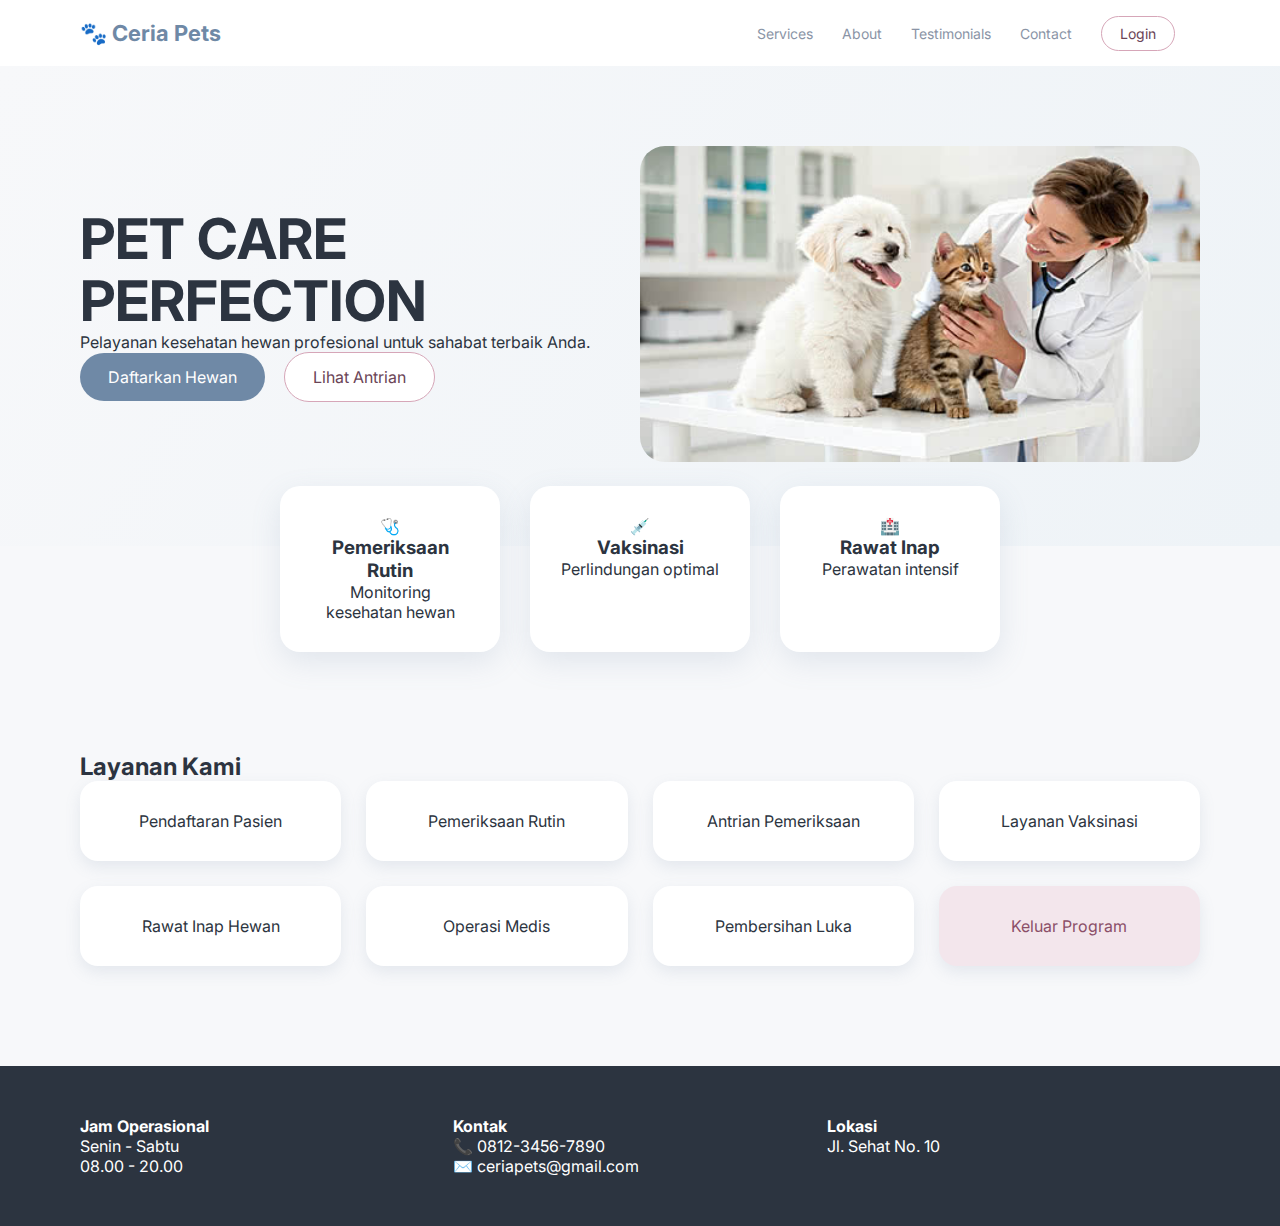
<file: index.html>
<!DOCTYPE html>
<html lang="id">
<head>
  <meta charset="UTF-8">
  <meta name="viewport" content="width=device-width, initial-scale=1.0">
  <title>Ceria Pets | Veterinary Clinic</title>

  <link rel="stylesheet" href="style.css">
  <link href="https://fonts.googleapis.com/css2?family=Inter:wght@300;400;600;700&display=swap" rel="stylesheet">
</head>
<body>

<header class="navbar">
  <div class="logo">🐾 Ceria Pets</div>
  <nav>
    <a href="#">Services</a>
    <a href="#">About</a>
    <a href="#">Testimonials</a>
    <a href="#">Contact</a>
    <!-- HANYA LINK DIGANTI -->
    <a href="login.html" class="nav-btn">Login</a>
  </nav>
</header>

<section class="hero">
  <div class="hero-text">
    <h1>PET CARE<br>PERFECTION</h1>
    <p>Pelayanan kesehatan hewan profesional untuk sahabat terbaik Anda.</p>
    <div class="hero-btn">
      <!-- HANYA LINK DIGANTI -->
      <a href="login.html" class="btn-primary">Daftarkan Hewan</a>
      <a href="login.html" class="btn-outline">Lihat Antrian</a>
    </div>
  </div>

  <div class="hero-image">
    <img src="klinikhewan.jpg" alt="Vet Clinic">
  </div>
</section>

<section class="floating-cards">
  <div class="float-card">
    🩺
    <h3>Pemeriksaan Rutin</h3>
    <p>Monitoring kesehatan hewan</p>
  </div>
  <div class="float-card">
    💉
    <h3>Vaksinasi</h3>
    <p>Perlindungan optimal</p>
  </div>
  <div class="float-card">
    🏥
    <h3>Rawat Inap</h3>
    <p>Perawatan intensif</p>
  </div>
</section>

<section class="services">
  <h2>Layanan Kami</h2>
  <div class="service-grid">
    <!-- HANYA LINK DIGANTI -->
    <a href="login.html" class="service-card">Pendaftaran Pasien</a>
    <a href="login.html" class="service-card">Pemeriksaan Rutin</a>
    <a href="login.html" class="service-card">Antrian Pemeriksaan</a>
    <a href="login.html" class="service-card">Layanan Vaksinasi</a>
    <a href="login.html" class="service-card">Rawat Inap Hewan</a>
    <a href="login.html" class="service-card">Operasi Medis</a>
    <a href="login.html" class="service-card">Pembersihan Luka</a>
    <a href="login.html" class="service-card exit">Keluar Program</a>
  </div>
</section>

<footer>
  <div>
    <h4>Jam Operasional</h4>
    <p>Senin - Sabtu<br>08.00 - 20.00</p>
  </div>
  <div>
    <h4>Kontak</h4>
    <p>📞 0812-3456-7890<br>✉️ ceriapets@gmail.com</p>
  </div>
  <div>
    <h4>Lokasi</h4>
    <p>Jl. Sehat No. 10</p>
  </div>
</footer>

</body>
</html>
</file>
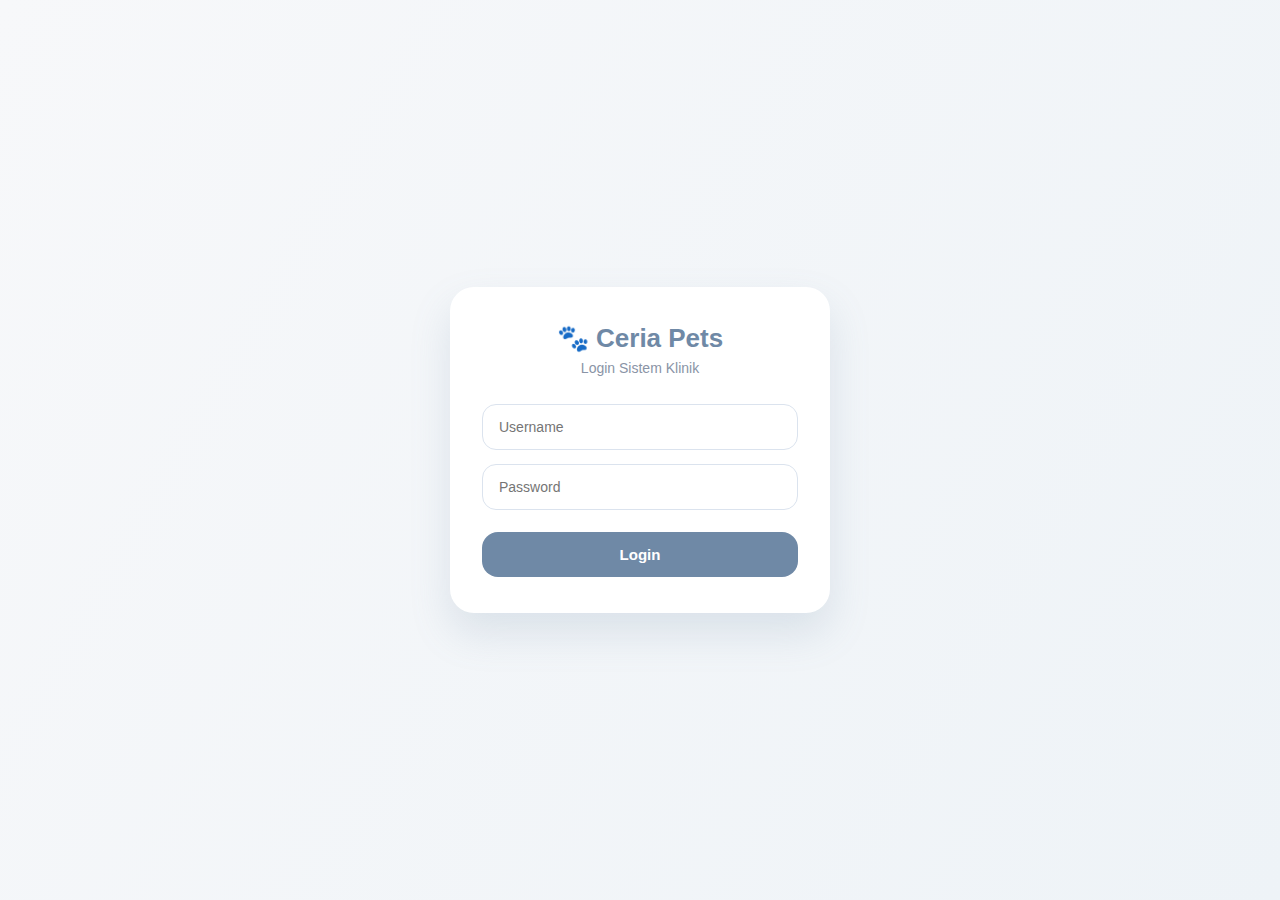
<file: dashboard.html>
<!DOCTYPE html>
<html lang="id">
<head>
  <meta charset="UTF-8">
  <title>Dashboard Ceria Pets</title>
  <link rel="stylesheet" href="dashboard.css">
</head>
<body>

<div class="dashboard-app">

  <!-- SIDEBAR -->
  <aside class="sidebar">
    <div class="brand">
      <span class="logo">🐾</span>
      <div>
        <h2>Ceria Pets</h2>
        <small>Klinik Hewan</small>
      </div>
    </div>

    <ul class="menu">
      <li class="active" data-page="dashboard">🏠 Dashboard</li>
      <li data-page="antrian">⏳ Antrian</li>
      <li data-page="daftar">📝 Pendaftaran Pasien</li>
      <li data-page="jadwal">📅 Jadwal Dokter</li>

      <li data-page="rekam" class="admin-only">📁 Rekam Medis</li>
      <li data-page="diagnosa" class="admin-only">🩺 Update Diagnosa</li>
      <li data-page="rawat" class="admin-only">🏥 Rawat Inap</li>

    </ul>

    <button class="logout-btn" onclick="logout()">Keluar</button>
  </aside>

  <!-- MAIN -->
  <main class="main">

    <!-- DASHBOARD -->
    <section id="dashboard" class="page active">

  <!-- HEADER -->
  <div class="dashboard-header">
    <h1>Selamat Siang, <b>dr. Hana!</b></h1>
    <p>Anda memiliki <b>3 pasien</b> menunggu.</p>
  </div>

  <!-- STAT CARDS -->
  <div class="dashboard-stats">

    <div class="stat-card">
      <span>Total Pasien Hari Ini</span>
      <h2 id="totalPasien">25</h2>
    </div>

    <div class="stat-card">
      <span>Rawat Inap Aktif</span>
      <h2 id="rawatAktif">6</h2>
    </div>

    <div class="stat-card">
      <span>Janji Temu Tersedia</span>
      <h2 id="slotJanji">8</h2>
    </div>

    <div class="stat-card danger">
      <span>Stok Obat Kritis</span>
      <h2 id="stokKritis">3</h2>
    </div>

  </div>

  <!-- GRID UTAMA -->
  <div class="dashboard-main">

    <!-- STATUS ANTRIAN -->
    <div class="card queue-card">
      <h3>Status Antrian</h3>

      <div class="queue-content">
        <div class="queue-circle">
          <span id="queueCount">3</span>
          <small>menunggu</small>
        </div>

        <div class="queue-info">
          <p class="active">
            <span class="dot green"></span>
            Sedang diperiksa:
          </p>
          <b id="currentPatient">Buddy (Anjing)</b>

          <p class="waiting">
            Menunggu: Kitty, Hammy
          </p>

          <button class="primary-btn">
            Panggil Pasien Berikutnya
          </button>
        </div>
      </div>
    </div>

    <!-- GRAFIK -->
    <div class="card">
      <h3>Tren Kunjungan Hari Ini</h3>
      <div class="chart-placeholder">
        (grafik nanti dari JS)
      </div>
    </div>

    <!-- JADWAL DOKTER -->
    <div class="card">
      <h3>Jadwal Dokter Aktif</h3>

      <ul class="doctor-list">
        <li>dr. Hana <span>Bedah</span></li>
        <li>dr. Rio <span>Umum</span></li>
        <li>dr. Sita <span>Unduh</span></li>
      </ul>
    </div>

    <!-- DISTRIBUSI -->
    <div class="card">
      <h3>Distribusi Pasien</h3>

      <ul class="distribution">
        <li><span class="dot blue"></span> Anjing (55%)</li>
        <li><span class="dot green"></span> Kucing (35%)</li>
        <li><span class="dot gray"></span> Lainnya (10%)</li>
      </ul>
    </div>

  </div>
</section>

    <!-- ANTRIAN -->
    <section id="antrian" class="page">

  <h1 class="page-title">Antrian Pemeriksaan</h1>
  <p class="page-sub">Pantau status antrian pemeriksaan hewan</p>

  <div class="antrian-layout">

    <!-- KIRI: STATUS SAAT INI -->
    <div class="card antrian-status">

      <div class="status-header">
        <span class="dot"></span>
        <span>Sedang Diperiksa</span>
      </div>

      <div class="patient-card">
        <img src="klinikhewan.jpg" alt="Hewan">

        <h2 id="currentPatient">Buddy (Anjing)</h2>
        <p class="queue-code">Kode Antrian</p>
        <h1 class="queue-number">A-005</h1>

        <div class="status-actions admin-only">
          <button class="btn-primary" onclick="callNext()">
            🔊 Panggil Antrian Berikutnya
          </button>
        </div>

        <div class="queue-position">
          <div class="mini-donut" id="donut"></div>
          <p>Posisi <b><span id="queueCount">3</span></b> dari total</p>
        </div>

      </div>
    </div>

    <!-- KANAN: LIST ANTRIAN -->
    <div class="card antrian-list">

      <div class="antrian-info">
        <div class="info-box">
          <span>Estimasi Tunggu</span>
          <b>20 menit</b>
        </div>
        <div class="info-box">
          <span>Total Antrian</span>
          <b id="totalQueue">16</b>
        </div>
        <div class="info-box">
          <span>Sisa Antrian</span>
          <b id="queueCount">3</b>
        </div>
      </div>

      <h3>Daftar Antrian</h3>

      <ul id="queueList" class="queue-table">
        <!-- Diisi otomatis JS -->
      </ul>

    </div>

  </div>
</section>


    <!-- DAFTAR -->
<!-- DAFTAR -->
<section id="daftar" class="page pendaftaran">

  <h1 class="page-title">Pendaftaran Pasien Hewan</h1>
  <p class="page-sub">Isi data pasien sebelum pemeriksaan</p>

  <div class="pendaftaran-card pendaftaran-grid">

    <!-- KIRI: FORM -->
    <div class="pendaftaran-form">

      <div class="form-group">
        <label>Nama Pemilik</label>
        <input placeholder="Masukkan nama lengkap pemilik">
      </div>

      <div class="form-group">
        <label>Nama Hewan</label>
        <input id="namaPasien" placeholder="Masukkan nama hewan">
      </div>

      <div class="form-group">
        <label>Jenis Hewan</label>
        <input id="jenisPasien" placeholder="Anjing / Kucing / dll">
      </div>

      <div class="form-group">
        <label>Keluhan</label>
        <textarea placeholder="Jelaskan keluhan hewan..."></textarea>
      </div>

      <button class="primary-btn" onclick="enqueuePatient()">
        Daftarkan Pasien
      </button>

    </div>

    <!-- KANAN: PRIORITAS -->
    <div class="pendaftaran-priority">

      <h4>Prioritas Pemeriksaan</h4>

      <label class="priority-item p1">
        <input type="radio" name="priority" value="1">
        <div>
          <b>Prioritas 1</b>
          <span>Sangat Mendesak</span>
        </div>
      </label>

      <label class="priority-item p2">
        <input type="radio" name="priority" value="2">
        <div>
          <b>Prioritas 2</b>
          <span>Mendesak</span>
        </div>
      </label>

      <label class="priority-item p3">
        <input type="radio" name="priority" value="3">
        <div>
          <b>Prioritas 3</b>
          <span>Normal</span>
        </div>
      </label>

    </div>

  </div>
</section>

    <!-- JADWAL DOKTER -->
<!-- JADWAL DOKTER -->
<section id="jadwal" class="page jadwal-page">

  <h1 class="page-title">Jadwal Dokter Hewan</h1>

  <!-- JUMLAH DOKTER -->
  <p class="jadwal-count">
    Menampilkan <b><span id="doctorCount">0</span></b> dokter
  </p>

  <!-- FILTER -->
  <div class="jadwal-filter">
    <input type="date" id="filterTanggal">
    <select id="filterDokter">
      <option value="all">Semua Dokter</option>
      <option value="umum">Dokter Hewan Umum</option>
      <option value="kecil">Spesialis Hewan Kecil</option>
      <option value="eksotis">Reptil & Eksotis</option>
    </select>
  </div>

  <!-- GRID DOKTER (DIISI JS) -->
  <div class="jadwal-grid"></div>

</section>

<!-- REKAM MEDIS -->
<section id="rekam" class="page rekam-page">

  <h1 class="page-title">Rekam Medis Hewan</h1>

  <!-- HEADER -->
  <div class="rekam-top">

    <div class="rekam-pasien-card">
      <img src="klinikhewan.jpg" alt="Hewan">
      <div class="rekam-pasien-info">
        <h3>Miko <span class="status aktif">Aktif</span></h3>
        <p><b>Pemilik:</b> Budi Santoso</p>
        <p><b>Jenis:</b> Kucing (Domestik)</p>
        <p><b>Umur:</b> 3 Tahun</p>
        <span class="alert-tag">Alergi Obat: Penicillin</span>
      </div>
    </div>

    <div class="rekam-tools">
      <input type="text" placeholder="Cari nama hewan">
      <input type="date">
      <button class="primary-btn">+ Tambah Rekam Medis</button>
      <button class="btn-outline">Cetak Resep</button>
    </div>

  </div>

  <!-- TIMELINE -->
  <h3 class="section-sub">Timeline Riwayat Medis</h3>

  <div class="rekam-timeline">

    <div class="timeline-item">
      <span class="timeline-dot"></span>
      <div class="timeline-card done">
        <div class="timeline-date">20 Oktober 2025</div>
        <ul>
          <li><b>Keluhan:</b> Nafsu makan menurun, lesu</li>
          <li><b>Diagnosis:</b> ISPA</li>
          <li><b>Dokter:</b> Dr. Siti Aminah</li>
        </ul>
      </div>
    </div>

    <div class="timeline-item">
      <span class="timeline-dot"></span>
      <div class="timeline-card lanjut">
        <div class="timeline-date">15 Agustus 2025</div>
        <ul>
          <li><b>Diagnosis:</b> Dermatitis alergi</li>
          <li><b>Tindakan:</b> Salep & shampoo khusus</li>
          <li><b>Dokter:</b> Dr. Andi Pratama</li>
        </ul>
        <button class="mini-btn">Cetak Resep</button>
      </div>
    </div>

    <div class="timeline-item">
      <span class="timeline-dot"></span>
      <div class="timeline-card vaksin">
        <div class="timeline-date">10 Januari 2025</div>
        <ul>
          <li><b>Vaksinasi:</b> FVRCP</li>
          <li><b>Dokter:</b> Dr. Hana</li>
        </ul>
      </div>
    </div>

  </div>

</section>


<section id="rawat" class="page">

  <h1 class="page-title">Rawat Inap Hewan</h1>

  <!-- TOOLBAR -->
  <div class="rawat-toolbar soft-card">
    <input class="search" placeholder="Cari nama hewan...">

    <select>
      <option>Filter Status</option>
      <option>Dirawat</option>
      <option>Observasi</option>
      <option>Pulang</option>
    </select>

    <select>
      <option>Filter Ruangan</option>
      <option>Ruang Kucing</option>
      <option>Ruang Anjing</option>
      <option>Ruang Eksotis</option>
    </select>

    <div class="toolbar-actions">
      <button class="btn-outline">Lihat Detail</button>
      <button class="primary-btn">Tambah Rawat Inap</button>
    </div>
  </div>

  <!-- GRID -->
  <div class="rawat-grid">

    <!-- CARD -->
    <div class="rawat-card bg-green">
      <h3>Milo <span>(Kucing, 3 Tahun)</span></h3>

      <div class="rawat-info">
        <p><b>Nama Pemilik</b><br>Ibu Rina</p>
        <p><b>Kandang / Ruangan</b><br>Ruang Kucing A - K1</p>
        <p><b>Tanggal Masuk</b><br>18 Nov 2024</p>
        <p><b>Estimasi Keluar</b><br>22 Nov 2024</p>
      </div>

      <button class="status-btn green">Dirawat</button>
    </div>

    <div class="rawat-card bg-blue">
      <h3>Bruno <span>(Anjing, 5 Tahun)</span></h3>

      <div class="rawat-info">
        <p><b>Nama Pemilik</b><br>Bapak Budi</p>
        <p><b>Kandang / Ruangan</b><br>Ruang Anjing Besar - B3</p>
        <p><b>Tanggal Masuk</b><br>20 Nov 2024</p>
        <p><b>Estimasi Keluar</b><br>25 Nov 2024</p>
      </div>

      <button class="status-btn blue">Observasi</button>
    </div>

    <div class="rawat-card bg-gray">
      <h3>Luna <span>(Kelinci, 1 Tahun)</span></h3>

      <div class="rawat-info">
        <p><b>Nama Pemilik</b><br>Kak Sarah</p>
        <p><b>Kandang / Ruangan</b><br>Ruang Eksotis - E2</p>
        <p><b>Tanggal Masuk</b><br>21 Nov 2024</p>
        <p><b>Tanggal Keluar</b><br>23 Nov 2024</p>
      </div>

      <button class="status-btn gray">Pulang</button>
    </div>

  </div>
</section>



    <!-- DIAGNOSA -->
<section id="diagnosa" class="page admin-only">

  <h1 class="page-title">Operasi & Tindakan</h1>

  <div class="diagnosa-layout-advanced">

    <!-- ================= LEFT ================= -->
    <div class="diag-left">

      <!-- SEARCH -->
      <input class="search" placeholder="Search pasien...">

      <!-- KALENDER -->
      <div class="card">
        <h4>Jadwal Operasi</h4>
        <div class="calendar-grid">
          <span>Mo</span><span>Tu</span><span>We</span><span>Th</span><span>Fr</span><span>Sa</span><span>Su</span>
          <span></span><span></span><span>1</span><span>2</span><span>3</span><span class="active">4</span><span>5</span>
          <span>6</span><span>7</span><span>8</span><span>9</span><span>10</span><span class="active">11</span><span>12</span>
        </div>
      </div>

      <!-- STATUS RUANG -->
      <div class="card">
        <h4>Status Ruang Operasi</h4>
        <div class="status-row">
          <span class="dot green"></span> Tersedia
          <span class="dot red"></span> Terisi
        </div>
      </div>

      <!-- ANTRIAN TINDAKAN -->
      <div class="card">
        <h4>Antrian Tindakan Luka</h4>

        <div class="queue-item">
          <img src="klinikhewan.jpg">
          <div>
            <b>Buddy</b>
            <p>Luka Gigitan</p>
          </div>
          <button class="mini-btn">Panggil</button>
        </div>

        <div class="queue-item">
          <img src="klinikhewan.jpg">
          <div>
            <b>Mimi</b>
            <p>Luka Terbuka</p>
          </div>
          <button class="mini-btn">Panggil</button>
        </div>
      </div>

    </div>

    <!-- ================= CENTER ================= -->
    <div class="diag-center">

      <div class="card">
        <h3>Jadwal Operasi Hari Ini</h3>

        <div class="operation-item">
          <img src="klinikhewan.jpg">
          <div>
            <b>Buddy</b>
            <p>Sterilisasi</p>
            <small>09.00 - 10.30</small>
          </div>
          <span class="status done">Selesai</span>
        </div>

        <div class="operation-item">
          <img src="klinikhewan.jpg">
          <div>
            <b>Sterilisasi</b>
            <p>Menunggu</p>
            <small>10.30 - 11.30</small>
          </div>
          <span class="status wait">Menunggu</span>
        </div>

      </div>

    </div>

    <!-- ================= RIGHT ================= -->
    <div class="diag-right">

      <!-- JADWAL KONTROL -->
      <div class="card">
        <h4>Jadwal Kontrol Harian</h4>
        <ul class="control-list">
          <li>✔ Obat Pagi (08.00)</li>
          <li>✔ Makan Siang (12.00)</li>
          <li>✔ Obat Malam (20.00)</li>
        </ul>
      </div>

      <!-- CHECKLIST -->
      <div class="card">
        <h4>Checklist Pra-Operasi</h4>
        <label><input type="checkbox" checked> Alat Steril</label>
        <label><input type="checkbox" checked> Ambulans Siap</label>
        <label><input type="checkbox"> Persetujuan Pemilik</label>
      </div>

      <!-- ACTION -->
      <button class="primary-btn full">
        Panggil Antrian Tindakan
      </button>

    </div>

  </div>
</section>

    


  </main>
</div>

<script src="dashboard.js"></script>
</body>
</html>
</file>
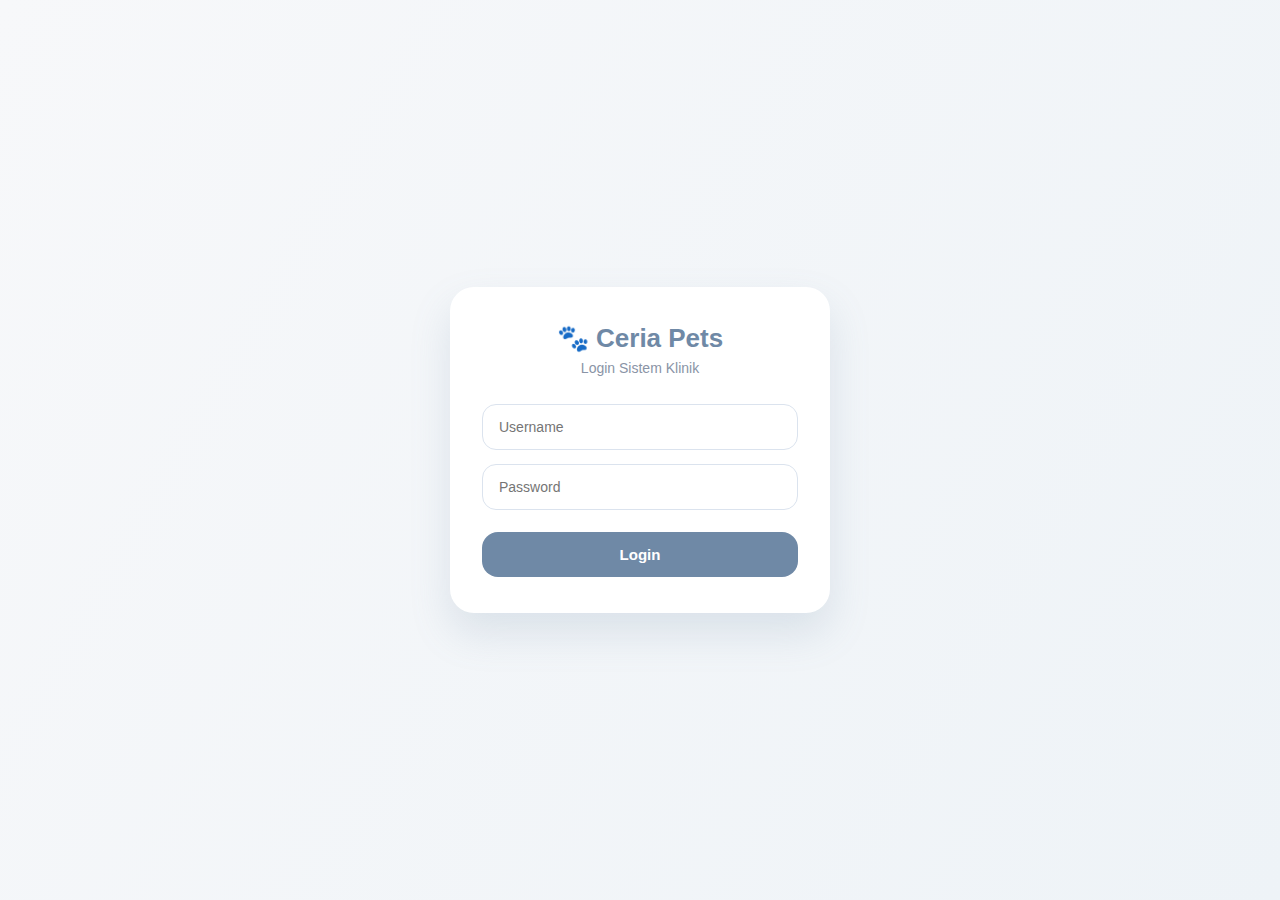
<file: login.html>
<!DOCTYPE html>
<html lang="id">
<head>
  <meta charset="UTF-8">
  <title>Login Ceria Pets</title>
  <link rel="stylesheet" href="dashboard.css">
</head>
<body class="login-body">

<div class="login-box">
  <h2>🐾 Ceria Pets</h2>
  <p>Login Sistem Klinik</p>

  <input id="username" placeholder="Username">
  <input id="password" type="password" placeholder="Password">

  <button onclick="login()">Login</button>
</div>

<script>
function login(){
  const u = username.value;
  const p = password.value;

  if(u==="admin" && p==="admin123"){
    localStorage.setItem("role","admin");
    location.href="dashboard.html";
  }
  else if(u==="user" && p==="user123"){
    localStorage.setItem("role","user");
    location.href="dashboard.html";
  }
  else{
    alert("Username atau password salah");
  }
}
</script>

</body>
</html>
</file>
<file: style.css>
* {
  margin: 0;
  padding: 0;
  box-sizing: border-box;
  font-family: 'Inter', sans-serif;
}

body {
  background: #f7f8fa;          /* milk */
  color: #2c3440;
}

/* ================= NAVBAR ================= */
.navbar {
  display: flex;
  justify-content: space-between;
  align-items: center;
  padding: 20px 80px;
  background: #ffffff;
  box-shadow: 0 4px 12px rgba(111,137,166,0.12);
}

.logo {
  font-size: 22px;
  font-weight: 700;
  color: #6f89a6;               /* grey blue */
}

nav a {
  margin-right: 25px;
  text-decoration: none;
  color: #8a94a6;
  font-size: 14px;
}

.nav-btn {
  padding: 8px 18px;
  border-radius: 20px;
  border: 1px solid #d6a6b8;    /* rose dust */
  color: #6b4456;
}

/* ================= HERO ================= */
.hero {
  display: grid;
  grid-template-columns: 1fr 1fr;
  padding: 80px;
  background: linear-gradient(
    120deg,
    #f7f8fa,
    #eef3f7
  );
  align-items: center;
}

.hero-text h1 {
  font-size: 56px;
  line-height: 1.1;
  color: #2c3440;
}

.hero-btn a {
  display: inline-block;
  margin-right: 15px;
  padding: 14px 28px;
  border-radius: 30px;
  text-decoration: none;
}

/* BUTTON */
.btn-primary {
  background: #6f89a6;
  color: #ffffff;
}

.btn-outline {
  background: #ffffff;
  border: 1px solid #d6a6b8;
  color: #6b4456;
}

.hero-image img {
  width: 100%;
  border-radius: 25px;
}

/* ================= FLOATING CARDS ================= */
.floating-cards {
  display: flex;
  justify-content: center;
  gap: 30px;
  margin-top: -60px;
}

.float-card {
  background: #ffffff;
  padding: 30px;
  width: 220px;
  border-radius: 20px;
  text-align: center;
  box-shadow: 0 10px 30px rgba(111,137,166,0.16);
}

/* ================= SERVICES ================= */
.services {
  padding: 100px 80px;
}

.service-grid {
  display: grid;
  grid-template-columns: repeat(4, 1fr);
  gap: 25px;
}

.service-card {
  background: #ffffff;
  padding: 30px;
  border-radius: 18px;
  text-align: center;
  text-decoration: none;
  color: inherit;
  box-shadow: 0 6px 16px rgba(111,137,166,0.14);
}

/* EXIT / WARNING */
.exit {
  background: #f3e6ec;          /* soft rose */
  color: #8b4f68;
}

/* ================= FOOTER ================= */
footer {
  background: #2c3440;
  color: #ffffff;
  padding: 50px 80px;
  display: grid;
  grid-template-columns: repeat(3, 1fr);
}
</file>
<file: dashboard.css>
* {
  margin: 0;
  padding: 0;
  box-sizing: border-box;
  font-family: "Inter", Arial, sans-serif;
}

body {
  background: #f7f8fa;
  color: #2c3440;
}

/* LAYOUT */
.dashboard-app {
  display: flex;
  min-height: 100vh;
}

/* SIDEBAR */
.sidebar {
  width: 260px;
  background: linear-gradient(180deg, #6f89a6, #8fa6bf);
  color: white;
  padding: 24px;
  display: flex;
  flex-direction: column;
}

.brand {
  display: flex;
  gap: 12px;
  align-items: center;
  margin-bottom: 30px;
}

.logo {
  font-size: 32px;
}

.brand h2 {
  font-size: 18px;
}

.brand small {
  opacity: 0.75;
}

/* MENU */
.menu {
  list-style: none;
  display: flex;
  flex-direction: column;
  gap: 10px;
}

.menu li {
  padding: 12px 16px;
  border-radius: 14px;
  cursor: pointer;
  background: rgba(255,255,255,0.12);
  transition: 0.25s;
}

.menu li:hover {
  background: rgba(255,255,255,0.22);
}

.menu li.active {
  background: #d6a6b8;
  color: #503544;
  font-weight: 700;
}

/* LOGOUT */
.logout-btn {
  margin-top: auto;
  padding: 12px;
  border: none;
  border-radius: 14px;
  background: #d6a6b8;
  color: #503544;
  font-weight: 700;
  cursor: pointer;
}

/* MAIN */
.main {
  flex: 1;
  padding: 32px;
}

.page {
  display: none;
}

.page.active {
  display: block;
}

.page-title {
  font-size: 24px;
  margin-bottom: 6px;
}

.page-sub {
  opacity: 0.7;
  margin-bottom: 24px;
}

/* GRID */
.dashboard-grid {
  display: grid;
  grid-template-columns: 2fr 1fr;
  gap: 20px;
}

/* CARD */
.card {
  background: white;
  padding: 22px;
  border-radius: 20px;
  box-shadow: 0 10px 30px rgba(111,137,166,0.18);
}

.card.wide {
  grid-column: span 1;
}

.card h3 {
  margin-bottom: 16px;
}

/* QUEUE */
.queue-box {
  display: flex;
  gap: 24px;
  align-items: center;
}

.queue-info h4 {
  margin: 6px 0;
}

.muted {
  opacity: 0.7;
}

/* DONUT */
.donut {
  --p: 30;
  width: 140px;
  height: 140px;
  border-radius: 50%;
  background: conic-gradient(#6f89a6 calc(var(--p)*1%), #e4ebf3 0);
  display: flex;
  flex-direction: column;
  align-items: center;
  justify-content: center;
  font-weight: bold;
}

.donut span {
  font-size: 34px;
}

.donut small {
  font-size: 12px;
  opacity: 0.7;
}

/* BUTTON */
.primary-btn {
  margin-top: 12px;
  padding: 12px 20px;
  border: none;
  border-radius: 14px;
  background: #6f89a6;
  color: white;
  font-weight: 700;
  cursor: pointer;
}

.primary-btn:hover {
  opacity: 0.9;
}

/* LIST */
.list {
  list-style: none;
  display: flex;
  flex-direction: column;
  gap: 10px;
}

.list li {
  padding: 12px;
  background: #eef3f7;
  border-radius: 12px;
}

/* FORM */
.form-card {
  background: white;
  padding: 20px;
  border-radius: 18px;
  box-shadow: 0 8px 20px rgba(111,137,166,0.16);
  max-width: 420px;
  display: flex;
  gap: 10px;
  flex-wrap: wrap;
}

input {
  padding: 12px;
  border-radius: 12px;
  border: 1px solid #dbe3ee;
  flex: 1;
}

/* ================= ANTRIAN PAGE ================= */

.antrian-layout {
  display: grid;
  grid-template-columns: 420px 1fr;
  gap: 28px;
  align-items: flex-start;
}

.antrian-status {
  padding: 28px;
}

.status-header {
  display: flex;
  align-items: center;
  gap: 10px;
  font-weight: 700;
  color: #6f89a6;
  margin-bottom: 18px;
}

.status-header .dot {
  width: 10px;
  height: 10px;
  background: #6f89a6;
  border-radius: 50%;
}

.patient-card {
  display: flex;
  flex-direction: column;
  align-items: center;
  gap: 14px;
  text-align: center;
}

.patient-card img {
  width: 110px;
  height: 110px;
  border-radius: 16px;
  object-fit: cover;
}

.patient-card h2 {
  font-size: 20px;
  margin-top: 6px;
}

.queue-code {
  font-size: 13px;
  opacity: 0.7;
}

.queue-number {
  font-size: 40px;
  font-weight: 800;
  letter-spacing: 1px;
  margin-bottom: 6px;
}

.status-actions button {
  margin-top: 10px;
  padding: 14px;
  width: 100%;
  border-radius: 14px;
  font-weight: 700;
}

/* POSISI & DONUT */
.queue-position {
  margin-top: 12px;
}

.mini-donut {
  width: 80px;
  height: 80px;
  margin: 0 auto 8px;
  border-radius: 50%;
  background: conic-gradient(#d6a6b8 40%, #e4ebf3 0);
}

/* INFO */
.antrian-info {
  display: grid;
  grid-template-columns: repeat(3, 1fr);
  gap: 14px;
  margin-bottom: 18px;
}

.info-box {
  background: #eef3f7;
  border-radius: 14px;
  padding: 14px;
  text-align: center;
}

.info-box span {
  font-size: 12px;
  opacity: 0.7;
}

.info-box b {
  font-size: 18px;
  margin-top: 4px;
  display: block;
}

/* LIST ANTRIAN */
.queue-table {
  list-style: none;
  margin-top: 10px;
  display: flex;
  flex-direction: column;
  gap: 10px;
}

.queue-table li {
  display: grid;
  grid-template-columns: 40px 1fr 1fr 100px;
  align-items: center;
  gap: 10px;
  background: #ffffff;
  border-radius: 14px;
  padding: 12px 14px;
}

/* STATUS */
.queue-status {
  padding: 6px 12px;
  border-radius: 20px;
  font-size: 12px;
  text-align: center;
}

.queue-status.wait {
  background: #eef3f7;
  color: #6f89a6;
}

.queue-status.call {
  background: #fff3cd;
  color: #d39e00;
}

.queue-status.done {
  background: #f3e6ec;
  color: #8b4f68;
}

/* FIX */
.card {
  min-height: unset;
}

/* ================= DIAGNOSA ================= */

#diagnosa .operasi-item,
#diagnosa .tindakan-item {
  background: #eef3f7;
}

#diagnosa .status.done {
  background: #f3e6ec;
  color: #8b4f68;
}

#diagnosa .checklist input {
  accent-color: #d6a6b8;
}

/* ================= LOGIN PAGE ================= */
.login-body {
  min-height: 100vh;
  display: flex;
  align-items: center;
  justify-content: center;
  background: linear-gradient(
    120deg,
    #f7f8fa,
    #eef3f7
  );
}

/* BOX LOGIN */
.login-box {
  width: 100%;
  max-width: 380px;
  background: #ffffff;
  padding: 36px 32px;
  border-radius: 24px;
  text-align: center;
  box-shadow: 0 20px 40px rgba(111,137,166,0.18);
}

/* TITLE */
.login-box h2 {
  font-size: 26px;
  margin-bottom: 6px;
  color: #6f89a6; /* grey blue */
}

.login-box p {
  font-size: 14px;
  color: #8a94a6;
  margin-bottom: 28px;
}

/* INPUT */
.login-box input {
  width: 100%;
  padding: 14px 16px;
  margin-bottom: 14px;
  border-radius: 14px;
  border: 1px solid #dbe3ee;
  font-size: 14px;
  transition: 0.2s;
}

.login-box input:focus {
  outline: none;
  border-color: #6f89a6;
  box-shadow: 0 0 0 3px rgba(111,137,166,0.15);
}

/* BUTTON */
.login-box button {
  width: 100%;
  padding: 14px;
  margin-top: 8px;
  border: none;
  border-radius: 16px;
  background: #6f89a6;
  color: #ffffff;
  font-size: 15px;
  font-weight: 700;
  cursor: pointer;
  transition: 0.25s;
}

.login-box button:hover {
  opacity: 0.9;
}

/* INFO LOGIN */
.login-box small {
  display: block;
  margin-top: 22px;
  font-size: 12px;
  line-height: 1.6;
  color: #8a94a6;
}

.login-box small b {
  color: #2c3440;
}

/* ================= HALAMAN PENDAFTARAN ================= */

.pendaftaran {
  min-height: calc(100vh - 80px);
  display: flex;
  flex-direction: column;
  align-items: center;
  justify-content: center;
  background: linear-gradient(120deg, #f7f8fa, #eef3f7);
}

.pendaftaran-title {
  font-size: 28px;
  margin-bottom: 28px;
  color: #6f89a6;
}

/* CARD BESAR TENGAH */
.pendaftaran-card {
  width: 100%;
  max-width: 720px;
  background: #ffffff;
  padding: 36px;
  border-radius: 28px;
  box-shadow: 0 20px 40px rgba(111,137,166,0.18);
}

/* FORM */
.pendaftaran-card .form-group {
  margin-bottom: 18px;
}

.pendaftaran-card label {
  font-size: 13px;
  color: #8a94a6;
  margin-bottom: 6px;
  display: block;
}

.pendaftaran-card input,
.pendaftaran-card textarea {
  width: 100%;
  padding: 14px 16px;
  border-radius: 14px;
  border: 1px solid #dbe3ee;
  font-size: 14px;
}

.pendaftaran-card textarea {
  min-height: 90px;
  resize: vertical;
}

.pendaftaran-card .primary-btn {
  width: 100%;
  margin-top: 10px;
  padding: 14px;
  border-radius: 16px;
}
/* ================= PRIORITAS PEMERIKSAAN ================= */

.pendaftaran select {
  width: 100%;
  padding: 14px 16px;
  border-radius: 14px;
  border: 1px solid #dbe3ee;
  font-size: 14px;
  background: #ffffff;
}

.priority-info {
  margin-top: 10px;
  display: flex;
  flex-direction: column;
  gap: 6px;
  font-size: 13px;
}

.priority-info div {
  display: flex;
  align-items: center;
  gap: 8px;
}

.priority-info .p1 {
  color: #e57373;
}

.priority-info .p2 {
  color: #f0ad4e;
}

.priority-info .p3 {
  color: #81c784;
}
/* ================= PENDAFTARAN GRID ================= */

.pendaftaran-grid {
  display: grid;
  grid-template-columns: 2fr 1fr;
  gap: 28px;
}

/* FORM KIRI */
.pendaftaran-form .form-group {
  margin-bottom: 18px;
}

/* PANEL PRIORITAS */
.pendaftaran-priority {
  background: #eef3f7;
  padding: 24px;
  border-radius: 20px;
}

.pendaftaran-priority h4 {
  margin-bottom: 16px;
  color: #6f89a6;
}

/* ITEM PRIORITAS */
.priority-item {
  display: flex;
  align-items: center;
  gap: 12px;
  padding: 14px;
  border-radius: 14px;
  cursor: pointer;
  margin-bottom: 10px;
  background: #ffffff;
  transition: 0.25s;
}

.priority-item input {
  accent-color: currentColor;
}

.priority-item b {
  display: block;
  font-size: 14px;
}

.priority-item span {
  font-size: 12px;
  opacity: 0.7;
}

/* WARNA PRIORITAS */
.priority-item.p1 { color: #e57373; }
.priority-item.p2 { color: #f0ad4e; }
.priority-item.p3 { color: #81c784; }

.priority-item:hover {
  transform: translateY(-1px);
  box-shadow: 0 8px 20px rgba(0,0,0,0.06);
}

/* PAGE VISIBILITY */
.page {
  display: none;
}

.page.active {
  display: block;
}
/* ================= JADWAL DOKTER ================= */

.jadwal-page {
  background: linear-gradient(120deg, #f7f8fa, #eef3f7);
}

.jadwal-filter {
  display: flex;
  gap: 16px;
  margin-bottom: 28px;
}

.jadwal-filter input,
.jadwal-filter select {
  padding: 12px 14px;
  border-radius: 12px;
  border: 1px solid #dbe3ee;
}

/* GRID */
.jadwal-grid {
  display: grid;
  grid-template-columns: repeat(2, 1fr);
  gap: 24px;
}

/* CARD */
.dokter-card {
  background: #ffffff;
  padding: 20px;
  border-radius: 22px;
  display: grid;
  grid-template-columns: 80px 1fr auto;
  gap: 16px;
  align-items: center;
  box-shadow: 0 10px 30px rgba(111,137,166,0.15);
}

.dokter-card img {
  width: 80px;
  height: 80px;
  border-radius: 14px;
  object-fit: cover;
}

.dokter-info h3 {
  margin-bottom: 4px;
  font-size: 16px;
}

.dokter-info p {
  font-size: 13px;
  opacity: 0.7;
}

.dokter-info span {
  font-size: 13px;
  display: block;
  margin-top: 6px;
}

/* STATUS */
.dokter-card .status {
  padding: 6px 12px;
  border-radius: 20px;
  font-size: 12px;
  font-weight: 600;
}

.dokter-card.available .status {
  background: #eafaf1;
  color: #2ecc71;
}

.dokter-card.full .status {
  background: #f1f3f5;
  color: #868e96;
}

.dokter-card.off .status {
  background: #eef3ff;
  color: #6f89a6;
}

/* BUTTON */
.dokter-card button {
  grid-column: span 3;
  margin-top: 10px;
  padding: 10px;
  border-radius: 14px;
  border: none;
  background: #6f89a6;
  color: white;
  font-weight: 600;
  cursor: pointer;
}
/* ===== REKAM MEDIS ===== */
/* ================= REKAM MEDIS ================= */

.rekam-top {
  display: flex;
  justify-content: space-between;
  gap: 20px;
  margin-bottom: 30px;
}

.rekam-pasien-card {
  display: flex;
  gap: 15px;
  background: #ffffff;
  padding: 20px;
  border-radius: 18px;
  box-shadow: 0 10px 30px rgba(0,0,0,0.06);
  width: 55%;
}

.rekam-pasien-card img {
  width: 90px;
  height: 90px;
  border-radius: 50%;
  object-fit: cover;
}

.rekam-pasien-info h3 {
  margin: 0;
}

.status.aktif {
  background: #e6f6ec;
  color: #2fa86a;
  padding: 4px 10px;
  border-radius: 12px;
  font-size: 12px;
  margin-left: 6px;
}

.alert-tag {
  display: inline-block;
  margin-top: 6px;
  background: #fdecec;
  color: #d9534f;
  padding: 4px 10px;
  border-radius: 12px;
  font-size: 12px;
}

.rekam-tools {
  display: flex;
  gap: 10px;
  align-items: center;
}

.rekam-tools input {
  padding: 10px 14px;
  border-radius: 14px;
  border: 1px solid #ddd;
}

.section-sub {
  margin: 30px 0 15px;
}

/* TIMELINE */

.rekam-timeline {
  position: relative;
  padding-left: 30px;
}

.rekam-timeline::before {
  content: "";
  position: absolute;
  left: 10px;
  top: 0;
  bottom: 0;
  width: 2px;
  background: #cfe8dc;
}

.timeline-item {
  position: relative;
  margin-bottom: 30px;
}

.timeline-dot {
  position: absolute;
  left: -21px;
  top: 15px;
  width: 12px;
  height: 12px;
  background: #6fcf97;
  border-radius: 50%;
}

.timeline-card {
  background: #fff;
  padding: 18px;
  border-radius: 18px;
  box-shadow: 0 8px 25px rgba(0,0,0,0.05);
}

.timeline-date {
  font-size: 13px;
  color: #777;
  margin-bottom: 8px;
}

.timeline-card.done {
  border-left: 6px solid #6fcf97;
}

.timeline-card.lanjut {
  border-left: 6px solid #f2c94c;
}

.timeline-card.vaksin {
  border-left: 6px solid #56ccf2;
}

.mini-btn {
  margin-top: 10px;
  padding: 6px 12px;
  border-radius: 12px;
  border: none;
  background: #5f7d9a;
  color: #fff;
  cursor: pointer;
}


/* ===== RAWAT INAP ===== */

.soft-card {
  background: white;
  border-radius: 20px;
  padding: 18px;
  box-shadow: 0 10px 30px rgba(0,0,0,0.06);
}

.rawat-toolbar {
  display: flex;
  gap: 14px;
  margin-bottom: 28px;
  align-items: center;
  flex-wrap: wrap;
}

.rawat-toolbar input,
.rawat-toolbar select {
  padding: 12px 16px;
  border-radius: 14px;
  border: 1px solid #dbe3ee;
  background: #fff;
}

.toolbar-actions {
  margin-left: auto;
  display: flex;
  gap: 12px;
}

.btn-outline {
  padding: 12px 18px;
  border-radius: 14px;
  border: 1px solid #cfe0f3;
  background: white;
  font-weight: 600;
  color: #4a90e2;
}

/* GRID */
.rawat-grid {
  display: grid;
  grid-template-columns: repeat(auto-fill, minmax(300px, 1fr));
  gap: 22px;
}

/* CARD */
.rawat-card {
  border-radius: 22px;
  padding: 22px;
  box-shadow: 0 12px 30px rgba(0,0,0,0.07);
}

.rawat-card h3 {
  font-size: 18px;
  margin-bottom: 14px;
}

.rawat-card h3 span {
  font-size: 13px;
  opacity: .7;
}

.rawat-info {
  display: grid;
  gap: 10px;
  font-size: 14px;
  margin-bottom: 20px;
}

/* STATUS BUTTON */
.status-btn {
  width: 100%;
  padding: 14px;
  border-radius: 18px;
  border: none;
  font-weight: 700;
  font-size: 14px;
}

/* COLOR VARIANT */
.bg-green {
  background: #eafaf1;
}
.bg-blue {
  background: #eef5ff;
}
.bg-gray {
  background: #f4f5f7;
}

.status-btn.green {
  background: #9bd5b0;
  color: #0f3d23;
}
.status-btn.blue {
  background: #9fc4f0;
  color: #103b6f;
}
.status-btn.gray {
  background: #d6d6d6;
  color: #555;
}
/* ===== UPDATE DIAGNOSA ADVANCED ===== */

.diagnosa-layout-advanced {
  display: grid;
  grid-template-columns: 300px 1fr 320px;
  gap: 24px;
}

/* LEFT */
.diag-left .card,
.diag-center .card,
.diag-right .card {
  margin-bottom: 20px;
}

.search {
  width: 100%;
  padding: 12px 16px;
  border-radius: 14px;
  border: 1px solid #dbe3ee;
  margin-bottom: 14px;
}

/* CALENDAR */
.calendar-grid {
  display: grid;
  grid-template-columns: repeat(7, 1fr);
  gap: 6px;
  text-align: center;
  font-size: 13px;
}

.calendar-grid span {
  padding: 6px;
  border-radius: 8px;
}

.calendar-grid .active {
  background: #2ecc71;
  color: white;
}

/* STATUS */
.status-row {
  display: flex;
  gap: 14px;
  align-items: center;
}

.dot {
  width: 10px;
  height: 10px;
  border-radius: 50%;
  display: inline-block;
}

.dot.green { background: #2ecc71; }
.dot.red { background: #e74c3c; }

/* QUEUE */
.queue-item {
  display: grid;
  grid-template-columns: 42px 1fr auto;
  gap: 12px;
  align-items: center;
  margin-bottom: 12px;
}

.queue-item img {
  width: 42px;
  height: 42px;
  border-radius: 10px;
}

.mini-btn {
  padding: 6px 12px;
  border-radius: 10px;
  background: #4a90e2;
  color: white;
  border: none;
}

/* OPERATION */
.operation-item {
  display: grid;
  grid-template-columns: 52px 1fr auto;
  gap: 14px;
  align-items: center;
  margin-bottom: 14px;
}

.operation-item img {
  width: 52px;
  height: 52px;
  border-radius: 12px;
}

/* CONTROL */
.control-list {
  list-style: none;
  padding: 0;
  font-size: 14px;
}

.control-list li {
  margin-bottom: 8px;
}

/* BUTTON */
.primary-btn.full {
  width: 100%;
  margin-top: 10px;
}
/* ===== DASHBOARD ===== */

.dashboard-header h1 {
  font-size: 24px;
  margin-bottom: 4px;
}

.dashboard-header p {
  opacity: .7;
  margin-bottom: 24px;
}

/* STAT */
.dashboard-stats {
  display: grid;
  grid-template-columns: repeat(4, 1fr);
  gap: 16px;
  margin-bottom: 24px;
}

.stat-card {
  background: white;
  padding: 18px;
  border-radius: 16px;
  box-shadow: 0 8px 24px rgba(0,0,0,.05);
}

.stat-card span {
  font-size: 13px;
  opacity: .7;
}

.stat-card h2 {
  margin-top: 8px;
  font-size: 28px;
}

.stat-card.danger {
  background: #ffecec;
  color: #c0392b;
}

/* MAIN GRID */
.dashboard-main {
  display: grid;
  grid-template-columns: 2fr 1fr;
  gap: 20px;
}

/* QUEUE */
.queue-content {
  display: flex;
  gap: 20px;
  align-items: center;
}

.queue-circle {
  width: 110px;
  height: 110px;
  border-radius: 50%;
  background: #e9f0fa;
  display: flex;
  flex-direction: column;
  align-items: center;
  justify-content: center;
  font-weight: bold;
}

.queue-circle span {
  font-size: 32px;
}

.queue-info .active {
  color: #27ae60;
  margin-bottom: 6px;
}

.queue-info .waiting {
  opacity: .7;
  margin: 8px 0;
}

/* CHART */
.chart-placeholder {
  height: 180px;
  background: linear-gradient(180deg,#eef3fa,#fff);
  border-radius: 12px;
  display: flex;
  align-items: center;
  justify-content: center;
  opacity: .5;
}

/* LIST */
.doctor-list,
.distribution {
  list-style: none;
  padding: 0;
  display: flex;
  flex-direction: column;
  gap: 10px;
}

.doctor-list li span {
  opacity: .6;
  font-size: 13px;
}

/* DOT */
.dot {
  width: 8px;
  height: 8px;
  border-radius: 50%;
  display: inline-block;
  margin-right: 6px;
}

.dot.green { background: #2ecc71; }
.dot.blue { background: #4a90e2; }
.dot.gray { background: #bdc3c7; }
</file>
